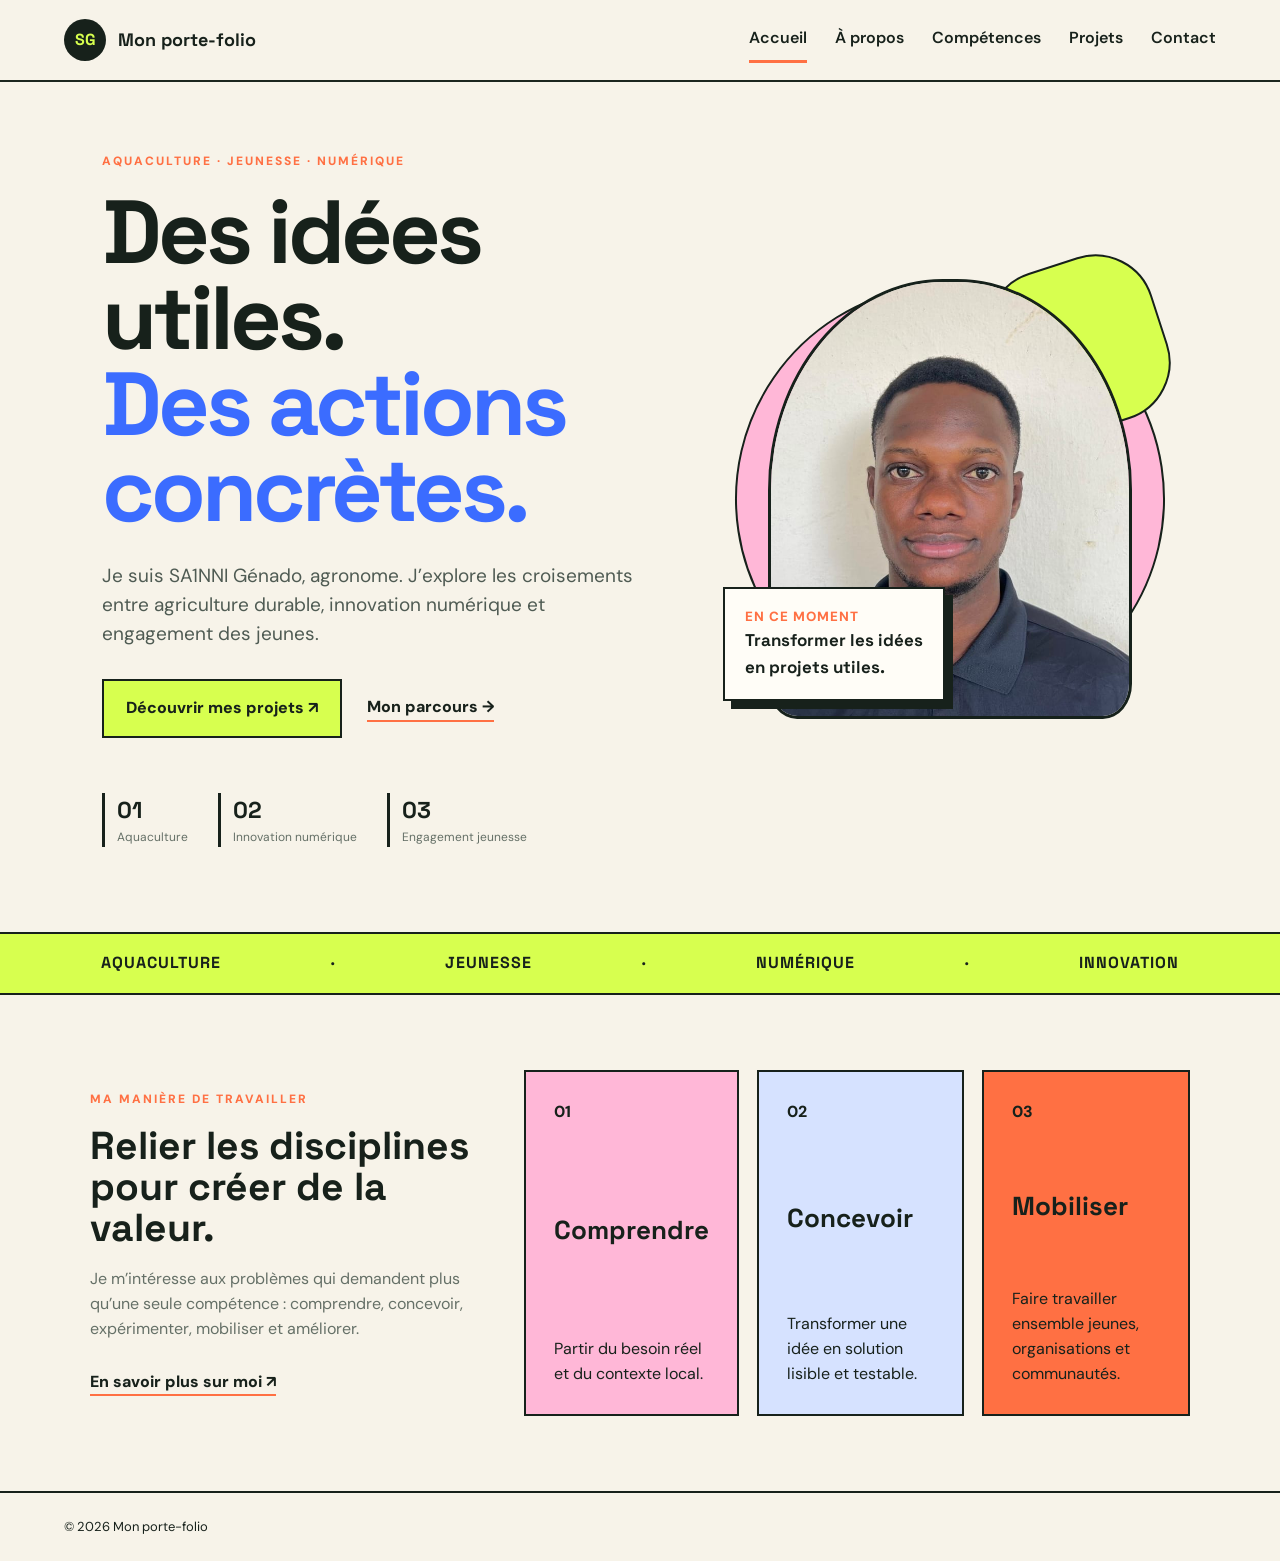
<file: index.html>
<!DOCTYPE html>
<html lang="fr">
<head>
<meta charset="UTF-8"><meta name="viewport" content="width=device-width, initial-scale=1.0">
<title>Mon porte-folio — SA1NNI Génado</title><link rel="stylesheet" href="style.css">
</head>
<body class="home-page">
<header class="site-header">
  <a class="brand" href="index.html"><span>SG</span><strong>Mon porte-folio</strong></a>
  <button class="menu-toggle" aria-label="Ouvrir le menu" aria-expanded="false"><span></span><span></span><span></span></button>
  <nav><a class="active" href="index.html">Accueil</a><a href="about.html">À propos</a><a href="skills.html">Compétences</a><a href="projects.html">Projets</a><a href="contact.html">Contact</a></nav>
</header>
<main>
  <section class="hero-new">
    <div class="hero-copy">
      <p class="eyebrow">AQUACULTURE · JEUNESSE · NUMÉRIQUE</p>
      <h1>Des idées utiles.<br><em>Des actions concrètes.</em></h1>
      <p class="lead">Je suis SA1NNI Génado, agronome. J’explore les croisements entre agriculture durable, innovation numérique et engagement des jeunes.</p>
      <div class="hero-actions"><a class="btn btn-primary" href="projects.html">Découvrir mes projets ↗</a><a class="text-link" href="about.html">Mon parcours →</a></div>
      <div class="hero-stats"><div><b>01</b><span>Aquaculture</span></div><div><b>02</b><span>Innovation numérique</span></div><div><b>03</b><span>Engagement jeunesse</span></div></div>
    </div>
    <div class="hero-visual"><div class="shape shape-one"></div><div class="shape shape-two"></div><img src="Image.png" alt="Portrait de SA1NNI Génado"><div class="floating-card"><small>EN CE MOMENT</small><strong>Transformer les idées<br>en projets utiles.</strong></div></div>
  </section>
  <section class="marquee"><span>AQUACULTURE</span><span>·</span><span>JEUNESSE</span><span>·</span><span>NUMÉRIQUE</span><span>·</span><span>INNOVATION</span></section>
  <section class="home-grid">
    <div class="intro-panel"><p class="eyebrow">MA MANIÈRE DE TRAVAILLER</p><h2>Relier les disciplines pour créer de la valeur.</h2><p>Je m’intéresse aux problèmes qui demandent plus qu’une seule compétence : comprendre, concevoir, expérimenter, mobiliser et améliorer.</p><a class="arrow-link" href="about.html">En savoir plus sur moi ↗</a></div>
    <div class="mini-panel accent-a"><span>01</span><h3>Comprendre</h3><p>Partir du besoin réel et du contexte local.</p></div>
    <div class="mini-panel accent-b"><span>02</span><h3>Concevoir</h3><p>Transformer une idée en solution lisible et testable.</p></div>
    <div class="mini-panel accent-c"><span>03</span><h3>Mobiliser</h3><p>Faire travailler ensemble jeunes, organisations et communautés.</p></div>
  </section>
</main>
<footer><p>© 2026 Mon porte-folio</p></footer>
<script src="app.js"></script>
</body></html>
</file>
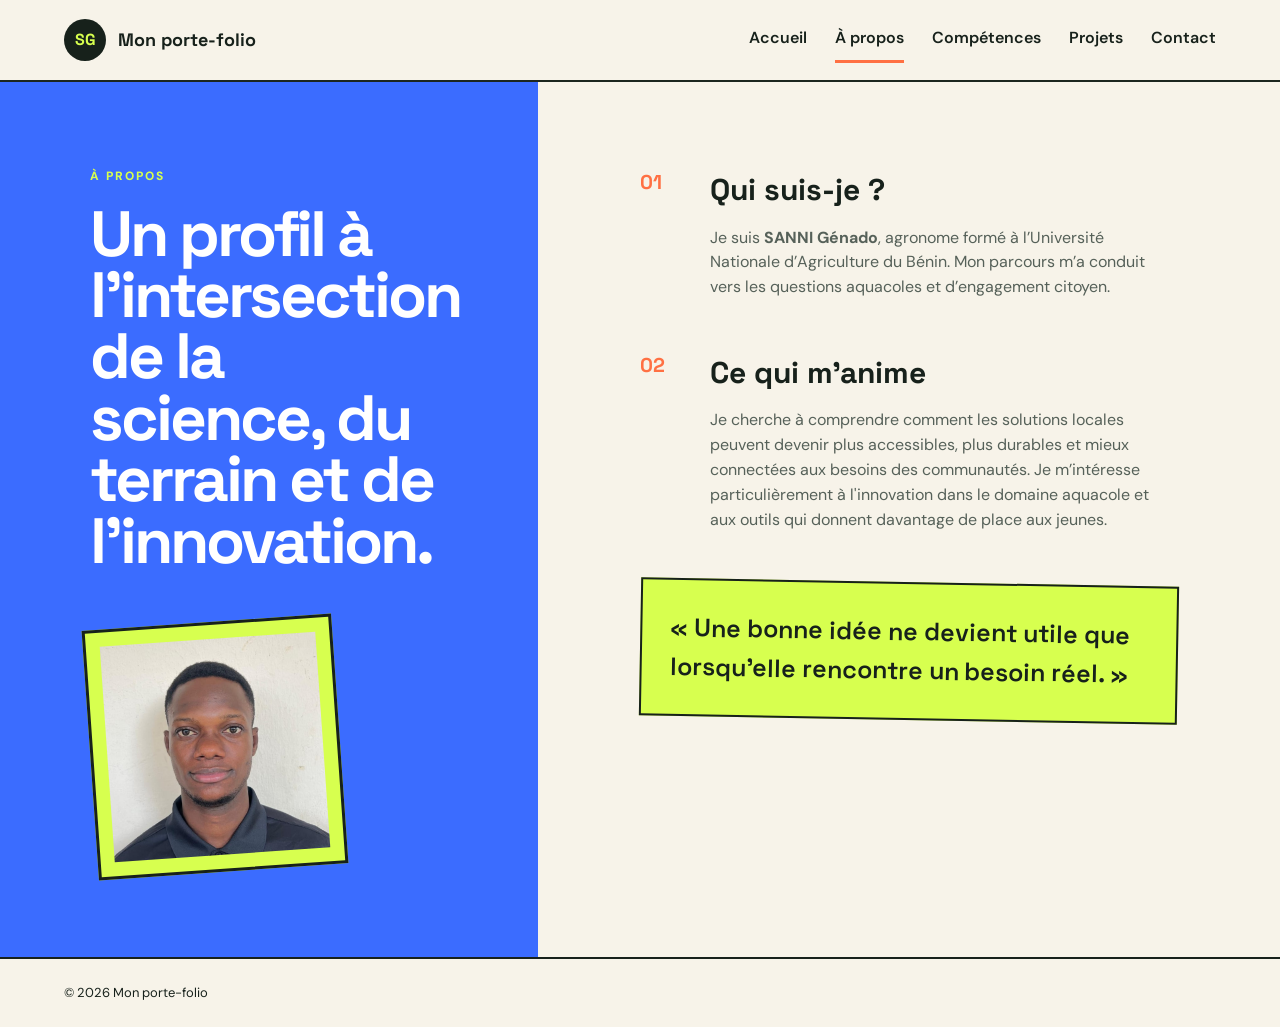
<file: about.html>
<!DOCTYPE html>
<html lang="fr">
    <head>
        <meta charset="UTF-8">
        <meta name="viewport" content="width=device-width, initial-scale=1.0">
        <title>À propos — Mon porte-folio</title>
        <link rel="stylesheet" href="style.css">
    </head>
<body class="about-page">
    <header class="site-header">
        <a class="brand" href="index.html">
            <span>SG</span>
            <strong>Mon porte-folio</strong>
        </a>
        <button class="menu-toggle" aria-label="Ouvrir le menu" aria-expanded="false">
            <span></span>
            <span></span>
            <span></span>
        </button>
        <nav>
            <a href="index.html">Accueil</a>
            <a class="active" href="about.html">À propos</a>
            <a href="skills.html">Compétences</a>
            <a href="projects.html">Projets</a>
            <a href="contact.html">Contact</a>
        </nav>
    </header>
    <main class="about-layout">
        <aside class="about-side">
            <p class="eyebrow">À PROPOS</p>
            <h1>Un profil à l’intersection de la science, du terrain et de l’innovation.</h1>
            <div class="about-photo-wrap">
                <img src="Image.png" alt="SANNI Génado">
            </div>
        </aside>
        <section class="about-content">
            <div class="numbered-block">
                <span>01</span>
                <div>
                    <h2>Qui suis-je ?</h2>
                    <p>Je suis <strong>SANNI Génado</strong>, agronome formé à l’Université Nationale d’Agriculture du Bénin. Mon parcours m’a conduit vers les questions aquacoles et d’engagement citoyen.</p>
                </div>
            </div>
            <div class="numbered-block">
                <span>02</span>
                <div>
                    <h2>Ce qui m’anime</h2>
                    <p>Je cherche à comprendre comment les solutions locales peuvent devenir plus accessibles, plus durables et mieux connectées aux besoins des communautés. Je m’intéresse particulièrement à l'innovation dans le domaine aquacole et aux outils qui donnent davantage de place aux jeunes.</p>
                </div>
            </div>
            <div class="quote-card">
                <p>« Une bonne idée ne devient utile que lorsqu’elle rencontre un besoin réel. »</p>
            </div>

        </section>

    </main>

    <footer>

        <p>© 2026 Mon porte-folio </p>

    </footer>
    <script src="app.js"></script>
</body>
</html>
</file>
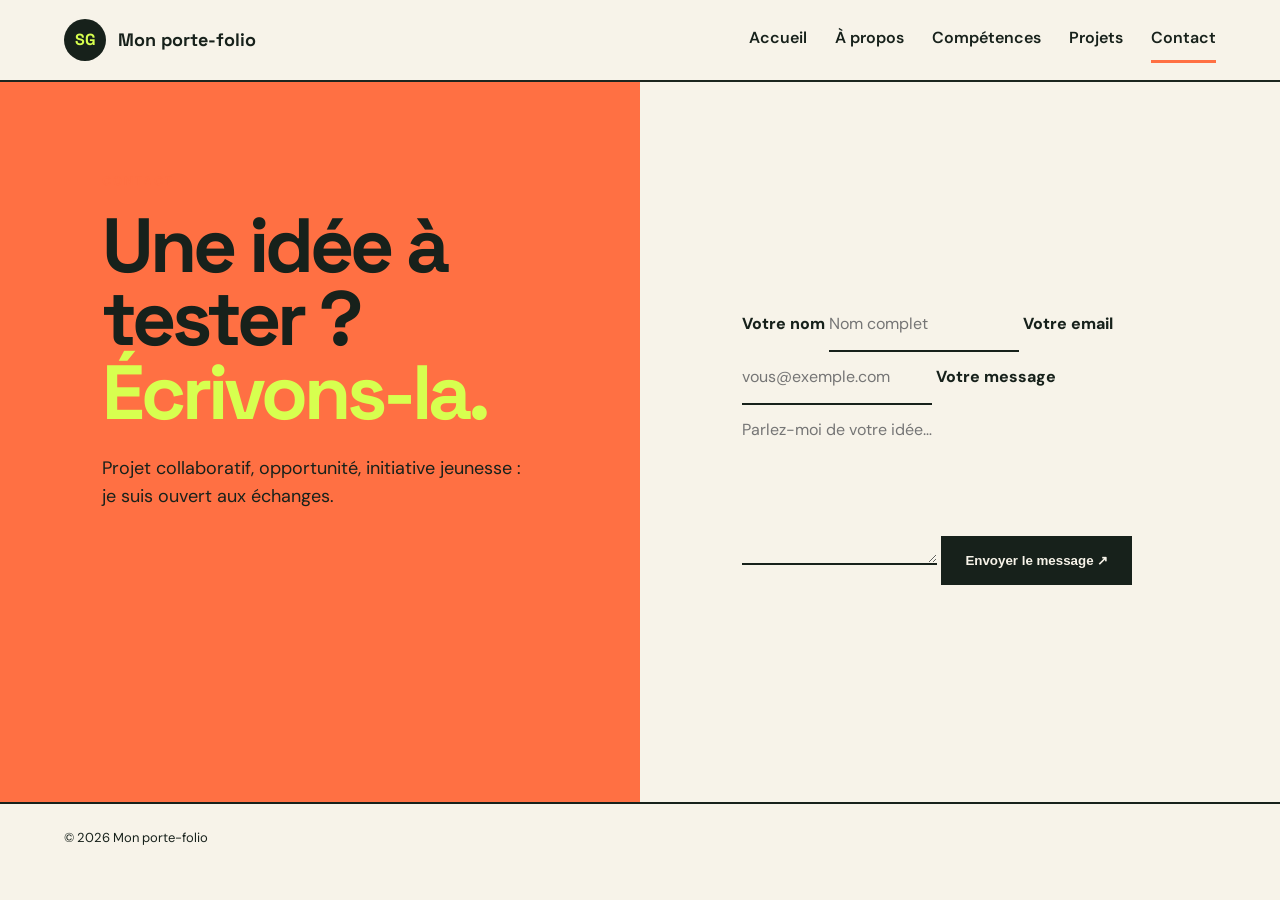
<file: contact.html>
<!DOCTYPE html>
<html lang="fr">
    <head>
    <meta charset="UTF-8"><meta name="viewport" content="width=device-width, initial-scale=1.0">
    <title>Contact — Mon porte-folio</title>
    <link rel="stylesheet" href="style.css"></head>
<body class="contact-page">
    <header class="site-header">
        <a class="brand" href="index.html">
            <span>SG</span><strong>Mon porte-folio</strong></a>
            <button class="menu-toggle" aria-label="Ouvrir le menu" aria-expanded="false">
                <span></span>
                <span></span>
                <span></span>
            </button><nav>
                <a href="index.html">Accueil</a>
                <a href="about.html">À propos</a>
                <a href="skills.html">Compétences</a>
                <a href="projects.html">Projets</a>
                <a class="active" href="contact.html">Contact</a>
            </nav>
        </header>
        <main class="contact-main">
            <section class="contact-message">
                <p class="eyebrow">CONTACT</p>
                <h1>Une idée à tester ?<br><em>Écrivons-la.</em></h1>
                <p>Projet collaboratif, opportunité, initiative jeunesse : je suis ouvert aux échanges.</p>
                </section><section class="contact-form-wrap">
                    <form id="form-contact"><label for="nom">Votre nom</label>
                        <input id="nom" name="nom" type="text" placeholder="Nom complet" required>
                        <label for="email">Votre email</label>
                        <input id="email" name="email" type="email" placeholder="vous@exemple.com" required>
                        <label for="message">Votre message</label>
                        <textarea id="message" name="message" placeholder="Parlez-moi de votre idée…" required></textarea>
                        <button class="btn btn-dark" type="submit">Envoyer le message ↗</button>
                    </form>
                </section>
            </main>
            <footer>
                <p>© 2026 Mon porte-folio </p>
            </footer>
            <script src="app.js"></script>
        </body>
    </html>
</file>
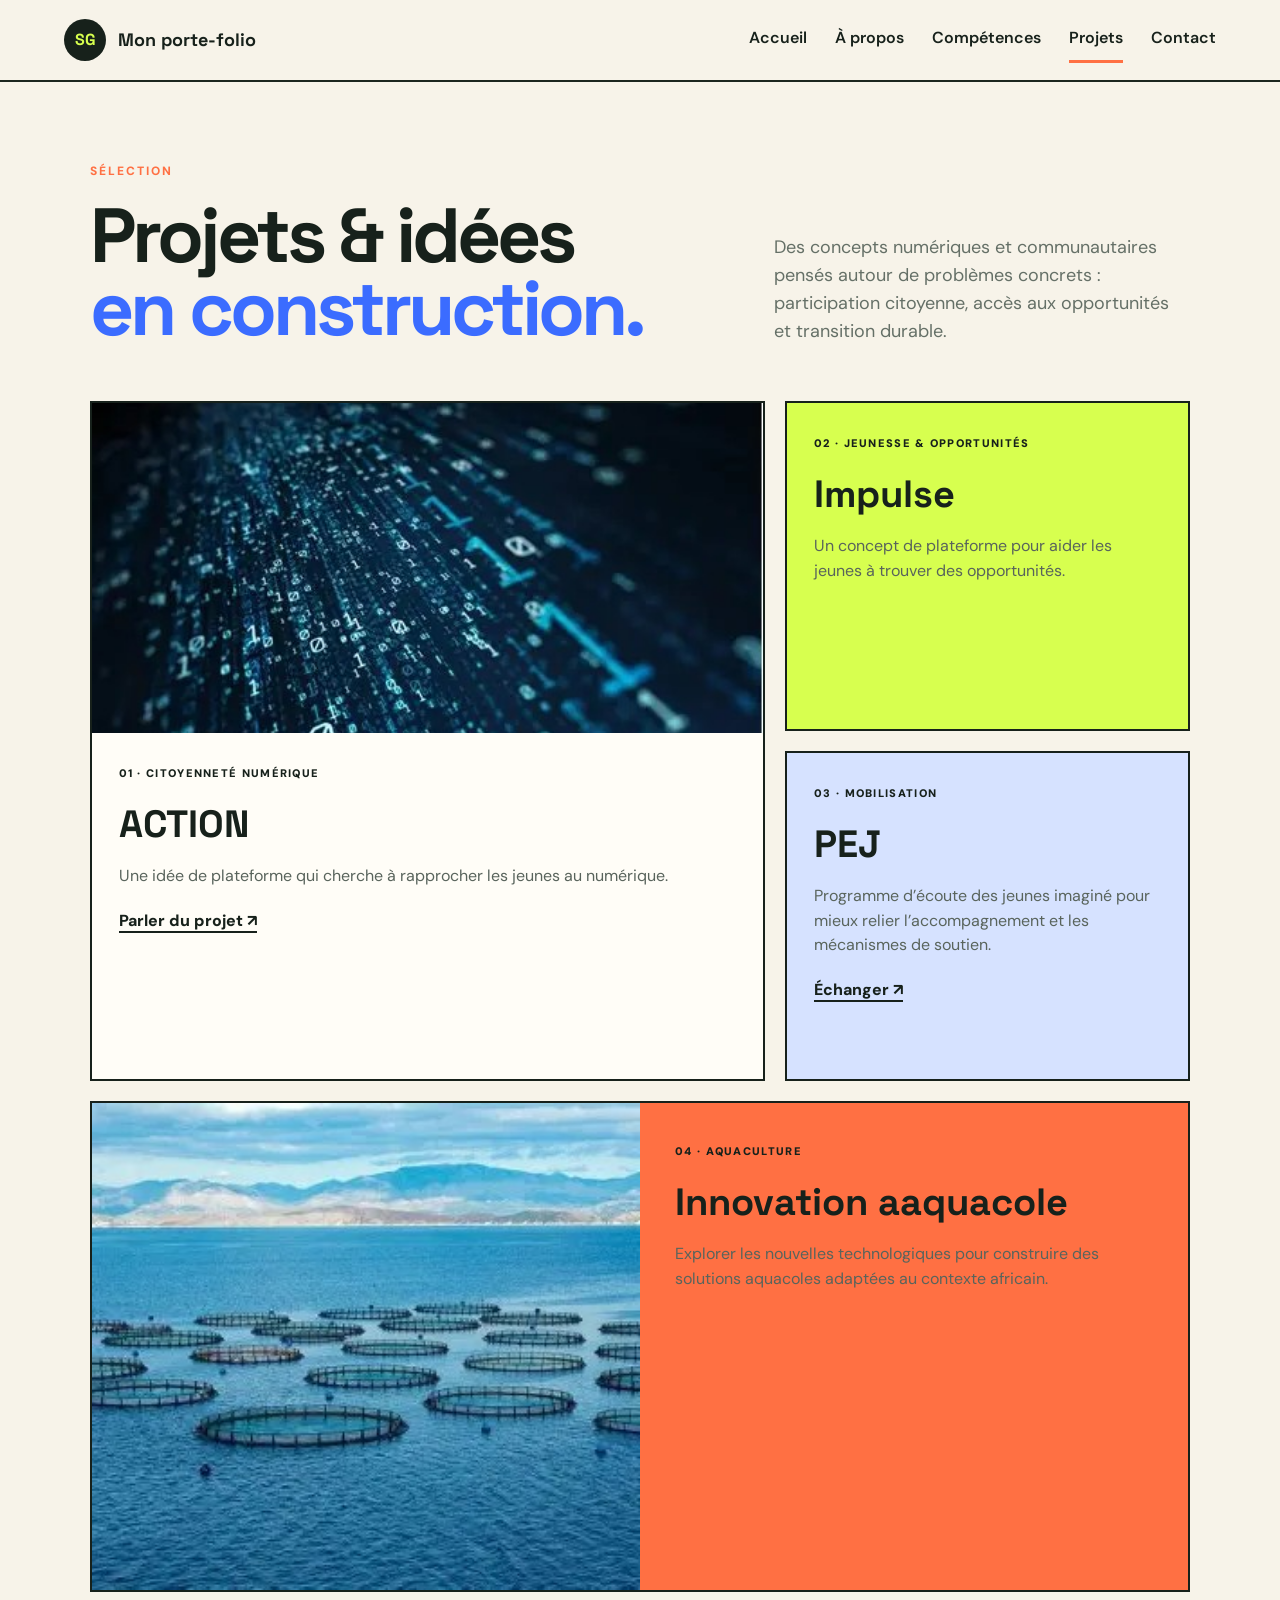
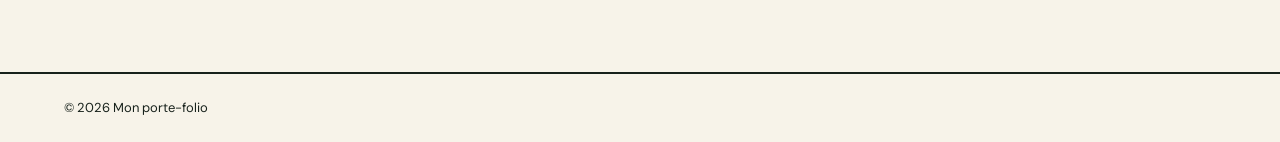
<file: projects.html>
<!DOCTYPE html>
<html lang="fr">
    <head><meta charset="UTF-8">
        <meta name="viewport" content="width=device-width, initial-scale=1.0">
        <title>Projets — Mon porte-folio</title><link rel="stylesheet" href="style.css">
    </head>
<body 
class="projects-page">
<header class="site-header">
    <a class="brand" href="index.html">
        <span>SG</span><strong>Mon porte-folio</strong></a>
        <button class="menu-toggle" aria-label="Ouvrir le menu" aria-expanded="false"><span></span>
            <span></span><span></span></button>
            <nav><a href="index.html">Accueil</a>
                <a href="about.html">À propos</a>
                <a href="skills.html">Compétences</a>
                <a class="active" href="projects.html">Projets</a>
                <a href="contact.html">Contact</a></nav>
            </header>
<main 
class="projects-main">
<div class="projects-heading">
    <div><p class="eyebrow">SÉLECTION</p>
        <h1>Projets & idées<br><em>en construction.</em></h1>
    </div>
    <p>Des concepts numériques et communautaires pensés autour de problèmes concrets : participation citoyenne, accès aux opportunités et transition durable.</p>
</div>
<section class="project-grid">
<article class="project-card project-large">
    <div class="project-image">
        <img src="Developweb.png" alt="Interface numérique">
    </div>
    <div class="project-body"><span>01 · CITOYENNETÉ NUMÉRIQUE</span>
        <h2>ACTION</h2><p>Une idée de plateforme qui cherche à rapprocher les jeunes au numérique.</p>
        <a href="contact.html">Parler du projet ↗</a></div></article>
<article
 class="project-card project-yellow">
    <div class="project-body"><span>02 · JEUNESSE & OPPORTUNITÉS</span>
        <h2>Impulse</h2><p>Un concept de plateforme pour aider les jeunes à trouver des opportunités.</p>
    </div>
</article>
<article 
class="project-card project-blue">
<div 
class="project-body"><span>03 · MOBILISATION</span>
    <h2>PEJ</h2><p>Programme d’écoute des jeunes imaginé pour mieux relier l’accompagnement et les mécanismes de soutien.</p>
    <a href="contact.html">Échanger ↗</a>
</div>
</article>
<article 
class="project-card project-image-card">
<img src="Agri.png" alt="Agriculture et transformation alimentaire">
<div><span>04 · AQUACULTURE</span><h2>Innovation aaquacole</h2><p>Explorer les nouvelles technologiques pour construire des solutions aquacoles adaptées au contexte africain.</p>
</div>
</article>
</section>
</main>
<footer>
    <p>© 2026 Mon porte-folio</p>
  </footer>
  <script src="app.js"></script>
</body>
</html>
</file>
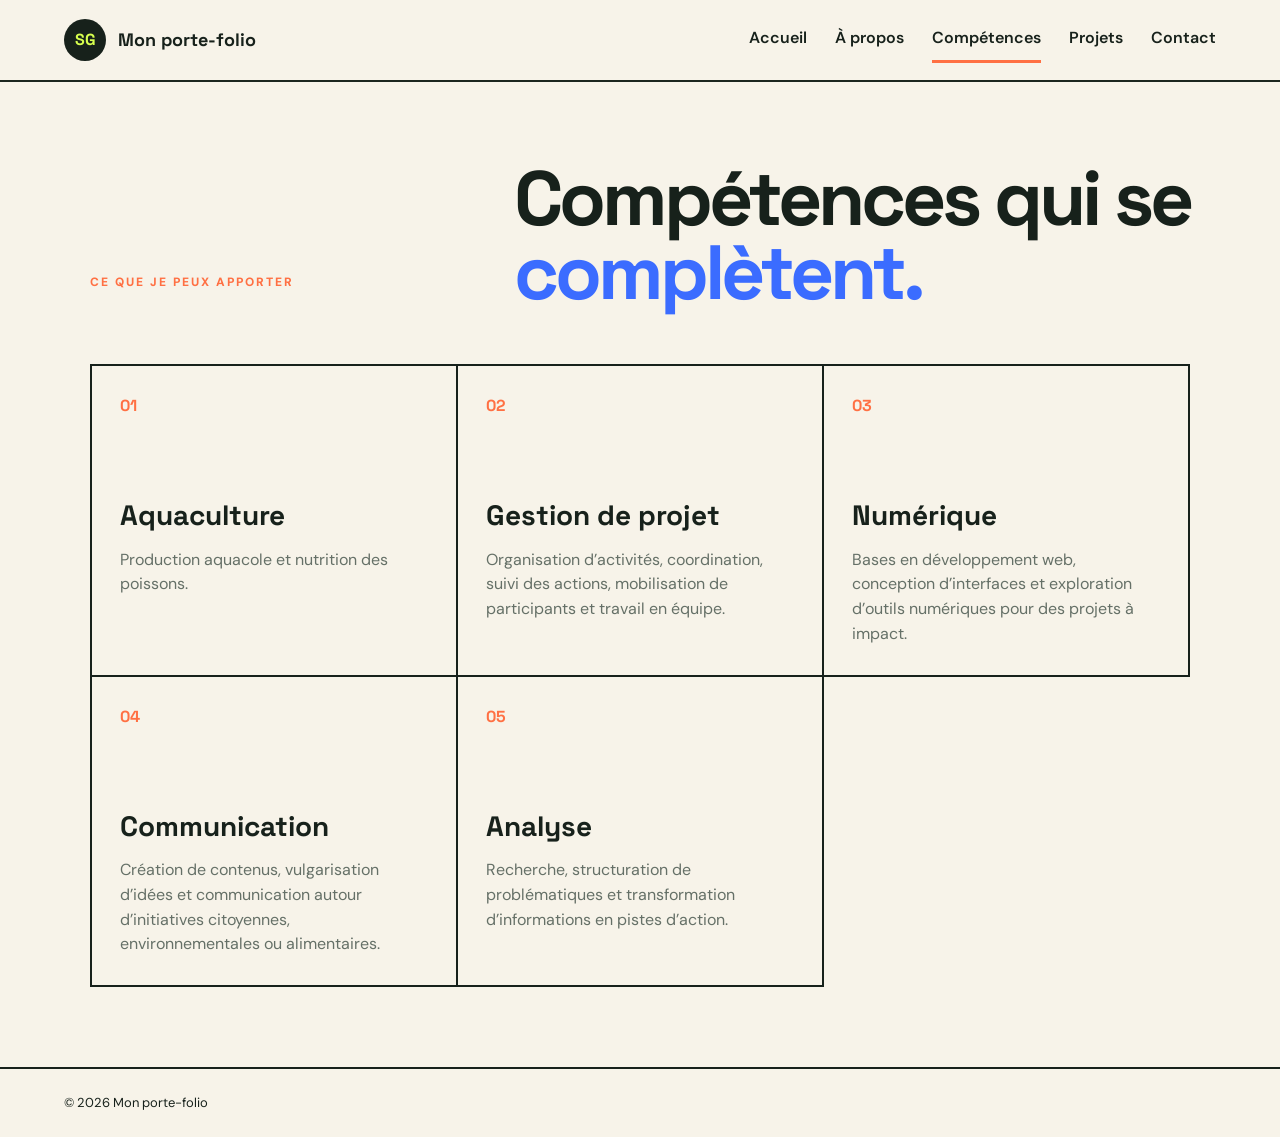
<file: skills.html>
<!DOCTYPE html>
<html lang="fr">
    <head>
        <meta charset="UTF-8">
        <meta name="viewport" content="width=device-width, initial-scale=1.0">
        <title>Compétences — Mon porte-folio</title>
        <link rel="stylesheet" href="style.css">
    </head>
<body class="skills-page">
    <header class="site-header">
        <a class="brand" href="index.html">
            <span>SG</span>
            <strong>Mon porte-folio</strong>
        </a>
        <button class="menu-toggle" aria-label="Ouvrir le menu" aria-expanded="false">
            <span></span>
            <span></span>
            <span></span>
        </button>
        <nav>
            <a href="index.html">Accueil</a>
            <a href="about.html">À propos</a>
            <a class="active" href="skills.html">Compétences</a>
            <a href="projects.html">Projets</a>
            <a href="contact.html">Contact</a>
        </nav>
    </header>
    <main class="skills-main">
        <div class="skills-intro">
            <p class="eyebrow">CE QUE JE PEUX APPORTER</p>
            <h1>Compétences qui se<br><em>complètent.</em></h1>
        </div>
        <div class="skills-grid">
            <article>
                <b>01</b>
                <h2>Aquaculture</h2>
                <p>Production aquacole et nutrition des poissons.</p>
            </article>
            <article>
                <b>02</b>
                <h2>Gestion de projet</h2>
                <p>Organisation d’activités, coordination, suivi des actions, mobilisation de participants et travail en équipe.</p>
            </article>
            <article>
                <b>03</b>
                <h2>Numérique</h2>
                <p>Bases en développement web, conception d’interfaces et exploration d’outils numériques pour des projets à impact.</p>
            </article>
            <article>
                <b>04</b>
                <h2>Communication</h2>
                <p>Création de contenus, vulgarisation d’idées et communication autour d’initiatives citoyennes, environnementales ou alimentaires.</p>
            </article>
            <article >
                <b>05</b >
                <h2>Analyse</h2 >
                <p >Recherche, structuration de problématiques et transformation d’informations en pistes d’action.</p >
            </article >
        </div >
    </main >
    <footer >
        <p >© 2026 Mon porte-folio</p >
    </footer >
    <script src="app.js"></script >
</body >
</html >
</file>
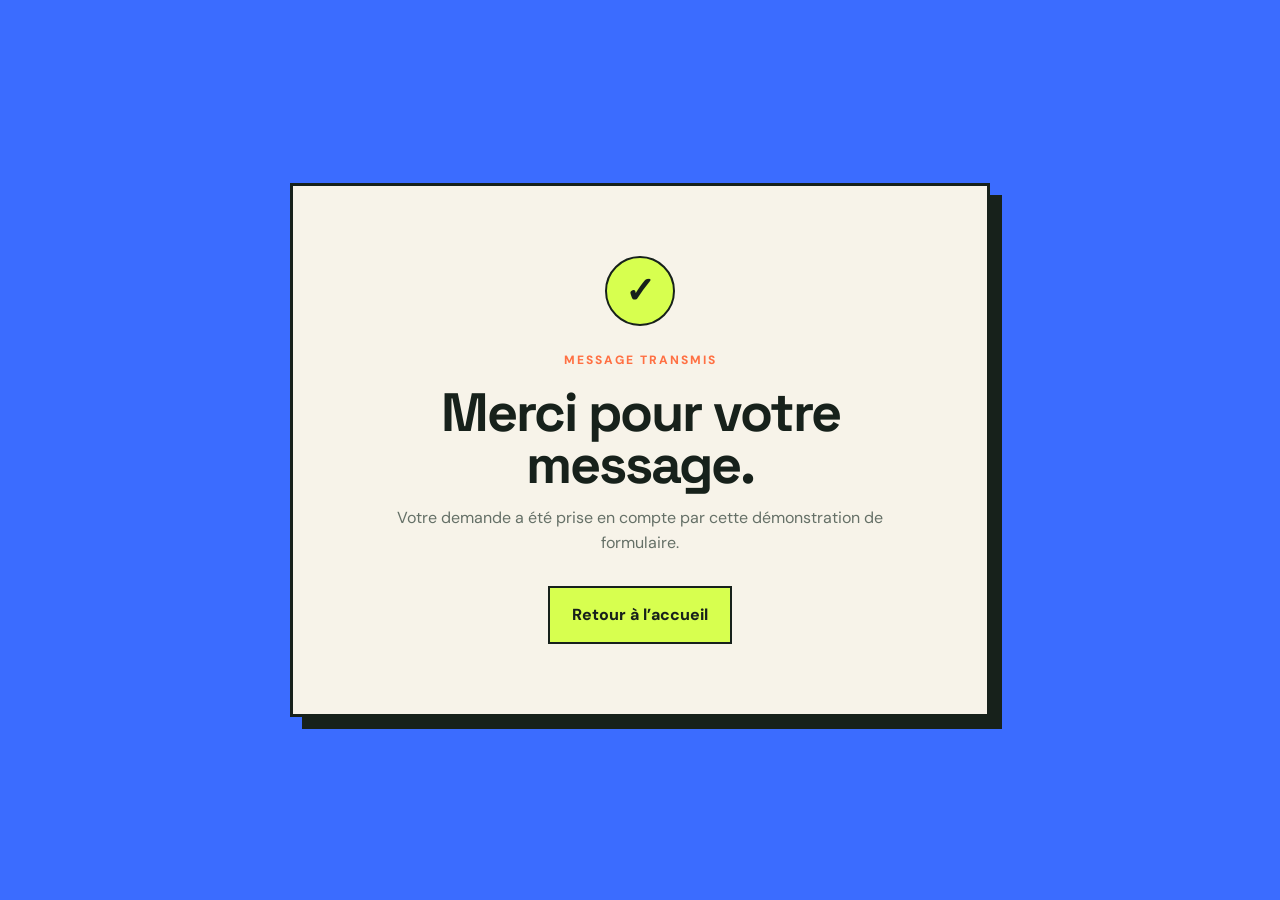
<file: thankyou.html>
<!DOCTYPE html><html lang="fr"><head><meta charset="UTF-8"><meta name="viewport" content="width=device-width, initial-scale=1.0"><title>Message envoyé — Mon porte-folio</title><link rel="stylesheet" href="style.css"></head><body class="thanks-page"><main class="thanks"><div class="thanks-mark">✓</div><p class="eyebrow">MESSAGE TRANSMIS</p><h1>Merci pour votre message.</h1><p>Votre demande a été prise en compte par cette démonstration de formulaire.</p><a class="btn btn-primary" href="index.html">Retour à l’accueil</a></main></body></html>
</file>
<file: style.css>
@import url('https://fonts.googleapis.com/css2?family=DM+Sans:wght@400;500;600;700&family=Space+Grotesk:wght@400;500;600;700&display=swap');
:root{--ink:#17211b;--paper:#f7f3e9;--lime:#d7ff4f;--orange:#ff7043;--blue:#3b6cff;--pink:#ffb7d7;--line:#1c261f;--muted:#657067;--white:#fffdf7}*{box-sizing:border-box;margin:0;padding:0}html{scroll-behavior:smooth}body{font-family:'DM Sans',sans-serif;background:var(--paper);color:var(--ink);line-height:1.55}a{text-decoration:none;color:inherit}.site-header{min-height:82px;border-bottom:2px solid var(--line);display:flex;align-items:center;justify-content:space-between;padding:0 5vw;position:relative;z-index:10;background:var(--paper)}.brand{display:flex;align-items:center;gap:12px;font-family:'Space Grotesk',sans-serif}.brand span{width:42px;height:42px;background:var(--ink);color:var(--lime);display:grid;place-items:center;font-weight:700;border-radius:50%}.brand strong{font-size:18px}.site-header nav{display:flex;gap:28px}.site-header nav a{font-weight:600;padding:9px 0;border-bottom:3px solid transparent}.site-header nav a.active,.site-header nav a:hover{border-color:var(--orange)}.menu-toggle{display:none;background:none;border:0;width:44px;padding:8px}.menu-toggle span{display:block;height:3px;background:var(--ink);margin:5px 0}.eyebrow{font-size:12px;font-weight:800;letter-spacing:2px;color:var(--orange);margin-bottom:18px}.hero-new{min-height:690px;display:grid;grid-template-columns:1.1fr .9fr;gap:5vw;align-items:center;padding:70px 8vw 85px;overflow:hidden}.hero-copy h1,.about-side h1,.projects-heading h1,.skills-intro h1,.contact-message h1,.thanks h1{font-family:'Space Grotesk',sans-serif;font-size:clamp(48px,7vw,94px);line-height:.96;letter-spacing:-4px}.hero-copy h1 em,.projects-heading h1 em,.skills-intro h1 em,.contact-message h1 em{font-style:normal;color:var(--blue)}.lead{font-size:19px;max-width:650px;margin:28px 0;color:#4f5b53}.hero-actions{display:flex;align-items:center;gap:25px;margin:30px 0 55px}.btn{display:inline-flex;align-items:center;justify-content:center;padding:15px 22px;border:2px solid var(--ink);font-weight:800}.btn-primary{background:var(--lime)}.btn-primary:hover{transform:translateY(-3px);box-shadow:5px 5px 0 var(--ink)}.btn-dark{background:var(--ink);color:var(--paper)}.text-link,.arrow-link{font-weight:800;border-bottom:2px solid var(--orange)}.hero-stats{display:flex;gap:30px}.hero-stats div{display:flex;flex-direction:column;border-left:3px solid var(--ink);padding-left:12px}.hero-stats b{font-family:'Space Grotesk';font-size:23px}.hero-stats span{font-size:12px;color:var(--muted);max-width:130px}.hero-visual{height:530px;position:relative;display:grid;place-items:center}.hero-visual img{width:min(390px,80%);height:440px;object-fit:cover;position:relative;z-index:2;border:3px solid var(--ink);border-radius:48% 48% 8% 8%;filter:saturate(1.1)}.shape{position:absolute;border:2px solid var(--ink)}.shape-one{width:430px;height:430px;background:var(--pink);border-radius:50%;transform:rotate(13deg)}.shape-two{width:170px;height:170px;background:var(--lime);right:3%;top:5%;border-radius:35%;transform:rotate(-18deg)}.floating-card{position:absolute;z-index:3;bottom:12%;left:0;background:var(--white);border:2px solid var(--ink);padding:18px 20px;box-shadow:8px 8px 0 var(--ink)}.floating-card small{display:block;color:var(--orange);font-weight:800;letter-spacing:1px}.floating-card strong{font-family:'Space Grotesk';font-size:17px}.marquee{border-top:2px solid var(--ink);border-bottom:2px solid var(--ink);background:var(--lime);padding:17px 4vw;display:flex;justify-content:space-around;font-family:'Space Grotesk';font-weight:800;letter-spacing:1px;flex-wrap:wrap;gap:10px}.home-grid{display:grid;grid-template-columns:2fr 1fr 1fr 1fr;padding:75px 7vw;gap:18px}.intro-panel{padding:20px 25px 20px 0}.intro-panel h2{font-family:'Space Grotesk';font-size:39px;line-height:1.05;margin-bottom:18px}.intro-panel p:not(.eyebrow){color:var(--muted);max-width:500px}.arrow-link{display:inline-block;margin-top:28px}.mini-panel{padding:28px;min-height:230px;border:2px solid var(--ink);display:flex;flex-direction:column;justify-content:space-between}.mini-panel span{font-weight:800}.mini-panel h3{font-family:'Space Grotesk';font-size:26px}.accent-a{background:var(--pink)}.accent-b{background:#d6e2ff}.accent-c{background:var(--orange)}footer{border-top:2px solid var(--ink);padding:24px 5vw;display:flex;justify-content:space-between;align-items:center;font-size:13px}.socials{display:flex;gap:20px;font-weight:700}.socials a:hover{color:var(--orange)}
/* about */.about-layout{display:grid;grid-template-columns:42% 58%;min-height:780px}.about-side{padding:85px 7vw;background:var(--blue);color:white}.about-side .eyebrow{color:var(--lime)}.about-side h1{font-size:clamp(42px,5vw,72px);letter-spacing:-3px}.about-photo-wrap{margin-top:50px;width:250px;height:250px;border:3px solid var(--ink);background:var(--lime);padding:14px;transform:rotate(-4deg)}.about-photo-wrap img{width:100%;height:100%;object-fit:cover}.about-content{padding:85px 8vw}.numbered-block{display:grid;grid-template-columns:50px 1fr;gap:20px;margin-bottom:50px}.numbered-block>span{font-family:'Space Grotesk';font-size:20px;color:var(--orange);font-weight:800}.numbered-block h2{font-family:'Space Grotesk';font-size:30px;margin-bottom:12px}.numbered-block p{max-width:700px;color:#566159}.quote-card{background:var(--lime);border:2px solid var(--ink);padding:28px;margin:20px 0 35px;font-family:'Space Grotesk';font-size:25px;font-weight:600;transform:rotate(1deg)}.timeline{border-top:2px solid var(--ink)}.timeline div{display:grid;grid-template-columns:160px 1fr;padding:18px 0;border-bottom:1px solid #bbc2bb}.timeline b{font-family:'Space Grotesk'}.timeline span{color:var(--muted)}
/* projects */.projects-main{padding:80px 7vw}.projects-heading{display:grid;grid-template-columns:1fr .7fr;gap:7vw;align-items:end;margin-bottom:55px}.projects-heading h1{font-size:clamp(50px,6vw,82px)}.projects-heading>p{font-size:18px;color:var(--muted);max-width:470px}.project-grid{display:grid;grid-template-columns:1.25fr .75fr;gap:20px}.project-card{border:2px solid var(--ink);min-height:330px;overflow:hidden}.project-large{grid-row:span 2;background:var(--white)}.project-image{height:330px;background:var(--lime)}.project-image img{width:100%;height:100%;object-fit:cover}.project-body{padding:27px}.project-body>span,.project-image-card span{font-size:11px;letter-spacing:1.3px;font-weight:900}.project-body h2,.project-image-card h2{font-family:'Space Grotesk';font-size:38px;margin:10px 0}.project-body p,.project-image-card p{color:#59645c;margin-bottom:20px}.project-body a{font-weight:800;border-bottom:2px solid var(--ink)}.project-yellow{background:var(--lime)}.project-blue{background:#d6e2ff}.project-image-card{grid-column:1/-1;display:grid;grid-template-columns:1fr 1fr;background:var(--orange)}.project-image-card>img{width:100%;height:100%;min-height:310px;object-fit:cover}.project-image-card>div{padding:35px}
/* skills */.skills-main{padding:80px 7vw}.skills-intro{display:flex;justify-content:space-between;align-items:end;margin-bottom:55px}.skills-intro h1{font-size:clamp(52px,6vw,85px)}.skills-grid{display:grid;grid-template-columns:repeat(3,1fr);border-top:2px solid var(--ink);border-left:2px solid var(--ink)}.skills-grid article{min-height:280px;padding:28px;border-right:2px solid var(--ink);border-bottom:2px solid var(--ink);transition:.2s}.skills-grid article:hover{background:var(--pink);transform:translate(-4px,-4px)}.skills-grid b{font-family:'Space Grotesk';color:var(--orange)}.skills-grid h2{font-family:'Space Grotesk';font-size:28px;margin:75px 0 10px}.skills-grid p{color:var(--muted)}
/* contact */.contact-main{display:grid;grid-template-columns:1fr 1fr;min-height:720px}.contact-message{background:var(--orange);padding:90px 8vw}.contact-message h1{font-size:clamp(50px,6vw,82px)}.contact-message h1 em{color:var(--lime)}.contact-message>p:not(.eyebrow){font-size:18px;max-width:520px;margin:25px 0 55px}.contact-links{display:flex;flex-direction:column;gap:20px}.contact-links a{border-top:2px solid var(--ink);padding-top:14px}.contact-links small{display:block;font-weight:900;letter-spacing:1px}.contact-links strong{font-size:18px}.contact-form-wrap{padding:90px 8vw;background:var(--paper);display:flex;align-items:center}.contact-form-wrap form{width:100%}.contact-form-wrap label{font-weight:800;margin:17px 0 7px}.contact-form-wrap input,.contact-form-wrap textarea{border:0;border-bottom:2px solid var(--ink);background:transparent;padding:13px 0;font:inherit;outline:0}.contact-form-wrap input:focus,.contact-form-wrap textarea:focus{border-color:var(--blue)}.contact-form-wrap textarea{min-height:160px;resize:vertical}.contact-form-wrap .btn{margin-top:30px;width:auto;cursor:pointer}.thanks-page{min-height:100vh;display:grid;place-items:center;background:var(--blue)}.thanks{text-align:center;background:var(--paper);padding:70px;max-width:700px;border:3px solid var(--ink);box-shadow:12px 12px 0 var(--ink)}.thanks-mark{width:70px;height:70px;border-radius:50%;background:var(--lime);border:2px solid var(--ink);display:grid;place-items:center;font-size:36px;font-weight:900;margin:0 auto 25px}.thanks h1{font-size:54px;letter-spacing:-2px;margin-bottom:15px}.thanks p:not(.eyebrow){color:var(--muted);margin-bottom:30px}
@media(max-width:900px){.site-header{padding:15px 5vw}.menu-toggle{display:block}.site-header nav{display:none;position:absolute;top:78px;left:0;right:0;background:var(--paper);border-bottom:2px solid var(--ink);padding:20px 5vw;flex-direction:column;gap:12px}.site-header nav.open{display:flex}.hero-new,.about-layout,.contact-main{grid-template-columns:1fr}.hero-new{padding-top:50px}.hero-visual{height:470px}.home-grid{grid-template-columns:1fr 1fr}.intro-panel{grid-column:1/-1}.projects-heading{grid-template-columns:1fr}.project-grid{grid-template-columns:1fr}.project-large{grid-row:auto}.project-image-card{grid-column:auto;grid-template-columns:1fr}.skills-intro{display:block}.skills-grid{grid-template-columns:1fr 1fr}.about-side{padding-bottom:55px}.contact-message{padding-bottom:60px}}@media(max-width:600px){.brand strong{font-size:15px}.hero-copy h1,.about-side h1,.projects-heading h1,.skills-intro h1,.contact-message h1{letter-spacing:-2px}.hero-actions,.hero-stats{flex-wrap:wrap}.hero-stats{gap:15px}.home-grid{grid-template-columns:1fr;padding:55px 5vw}.mini-panel{min-height:190px}.skills-grid{grid-template-columns:1fr}.projects-main,.skills-main{padding:55px 5vw}.about-content,.about-side{padding:55px 6vw}.contact-message,.contact-form-wrap{padding:60px 6vw}.timeline div{grid-template-columns:1fr;gap:5px}.floating-card{left:3%;bottom:6%}footer{align-items:flex-start;gap:20px;flex-direction:column}.thanks{margin:20px;padding:45px 25px}.thanks h1{font-size:42px}}
</file>
